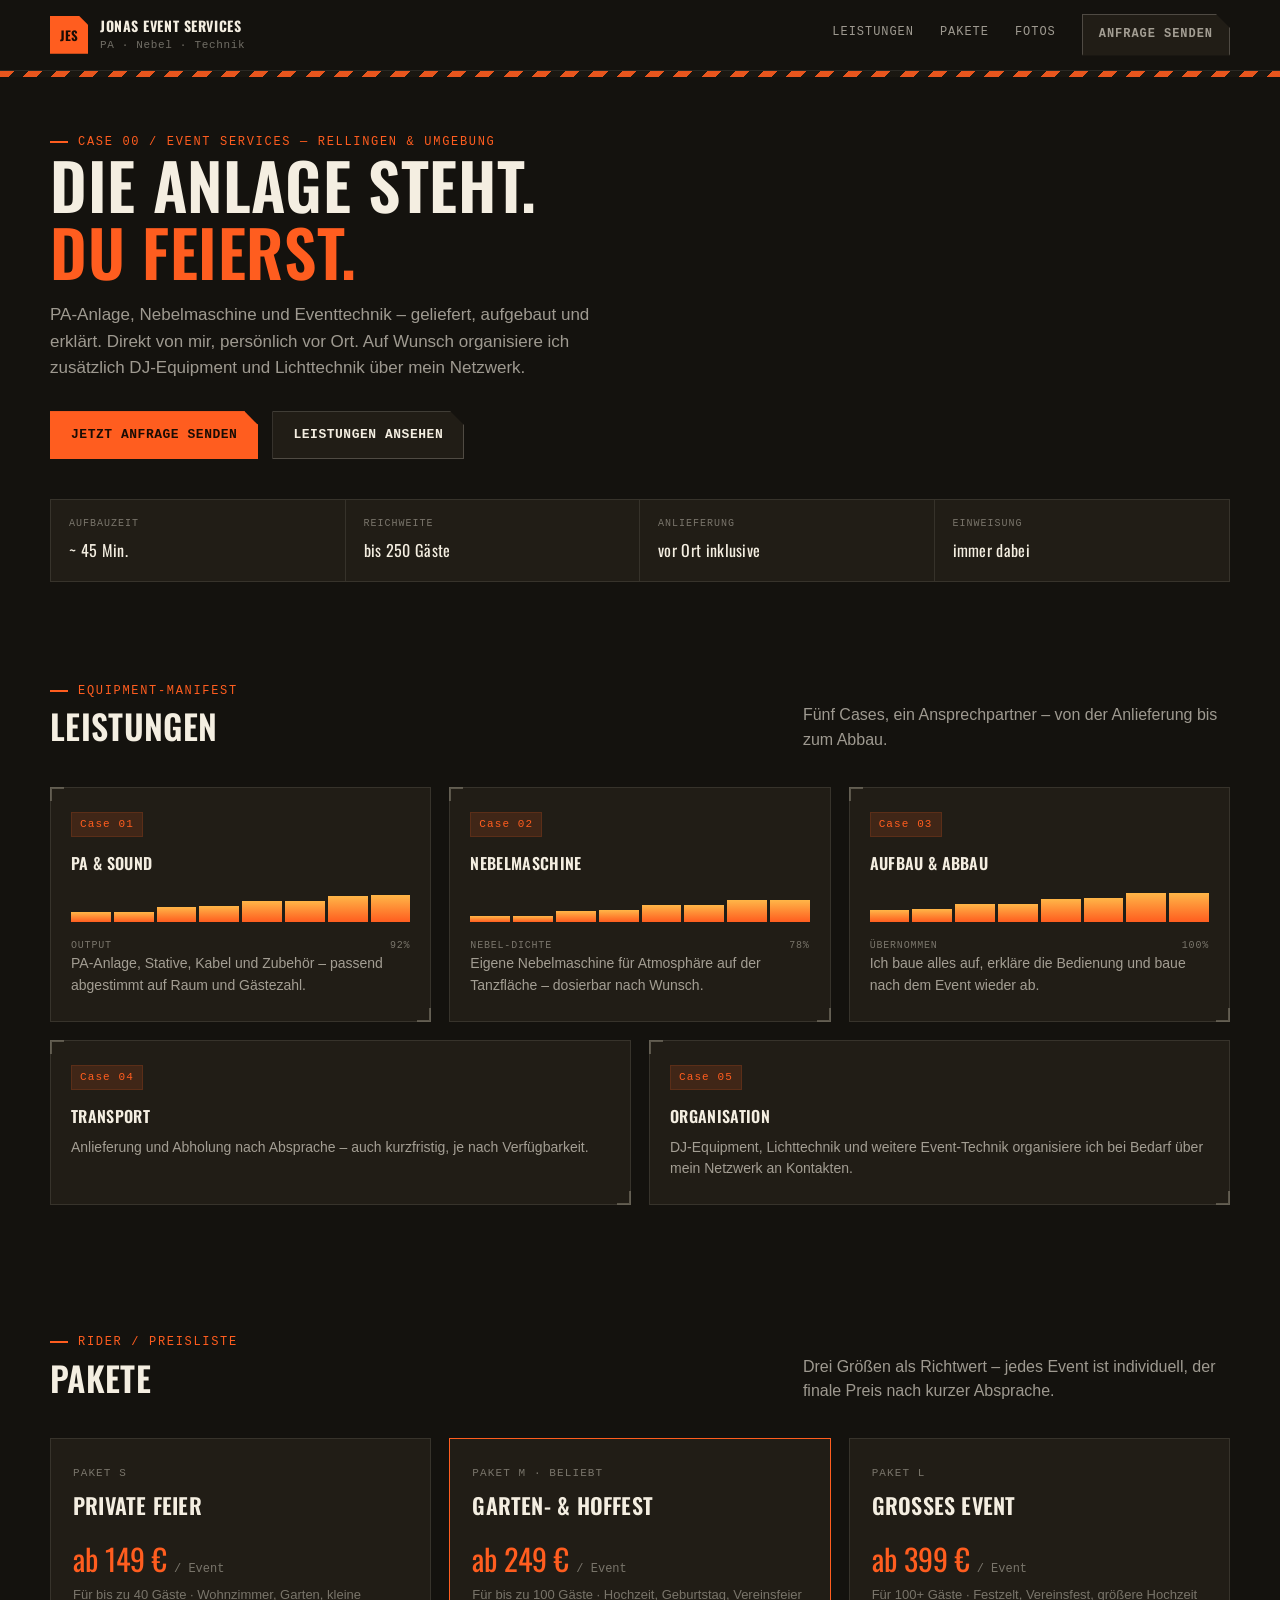
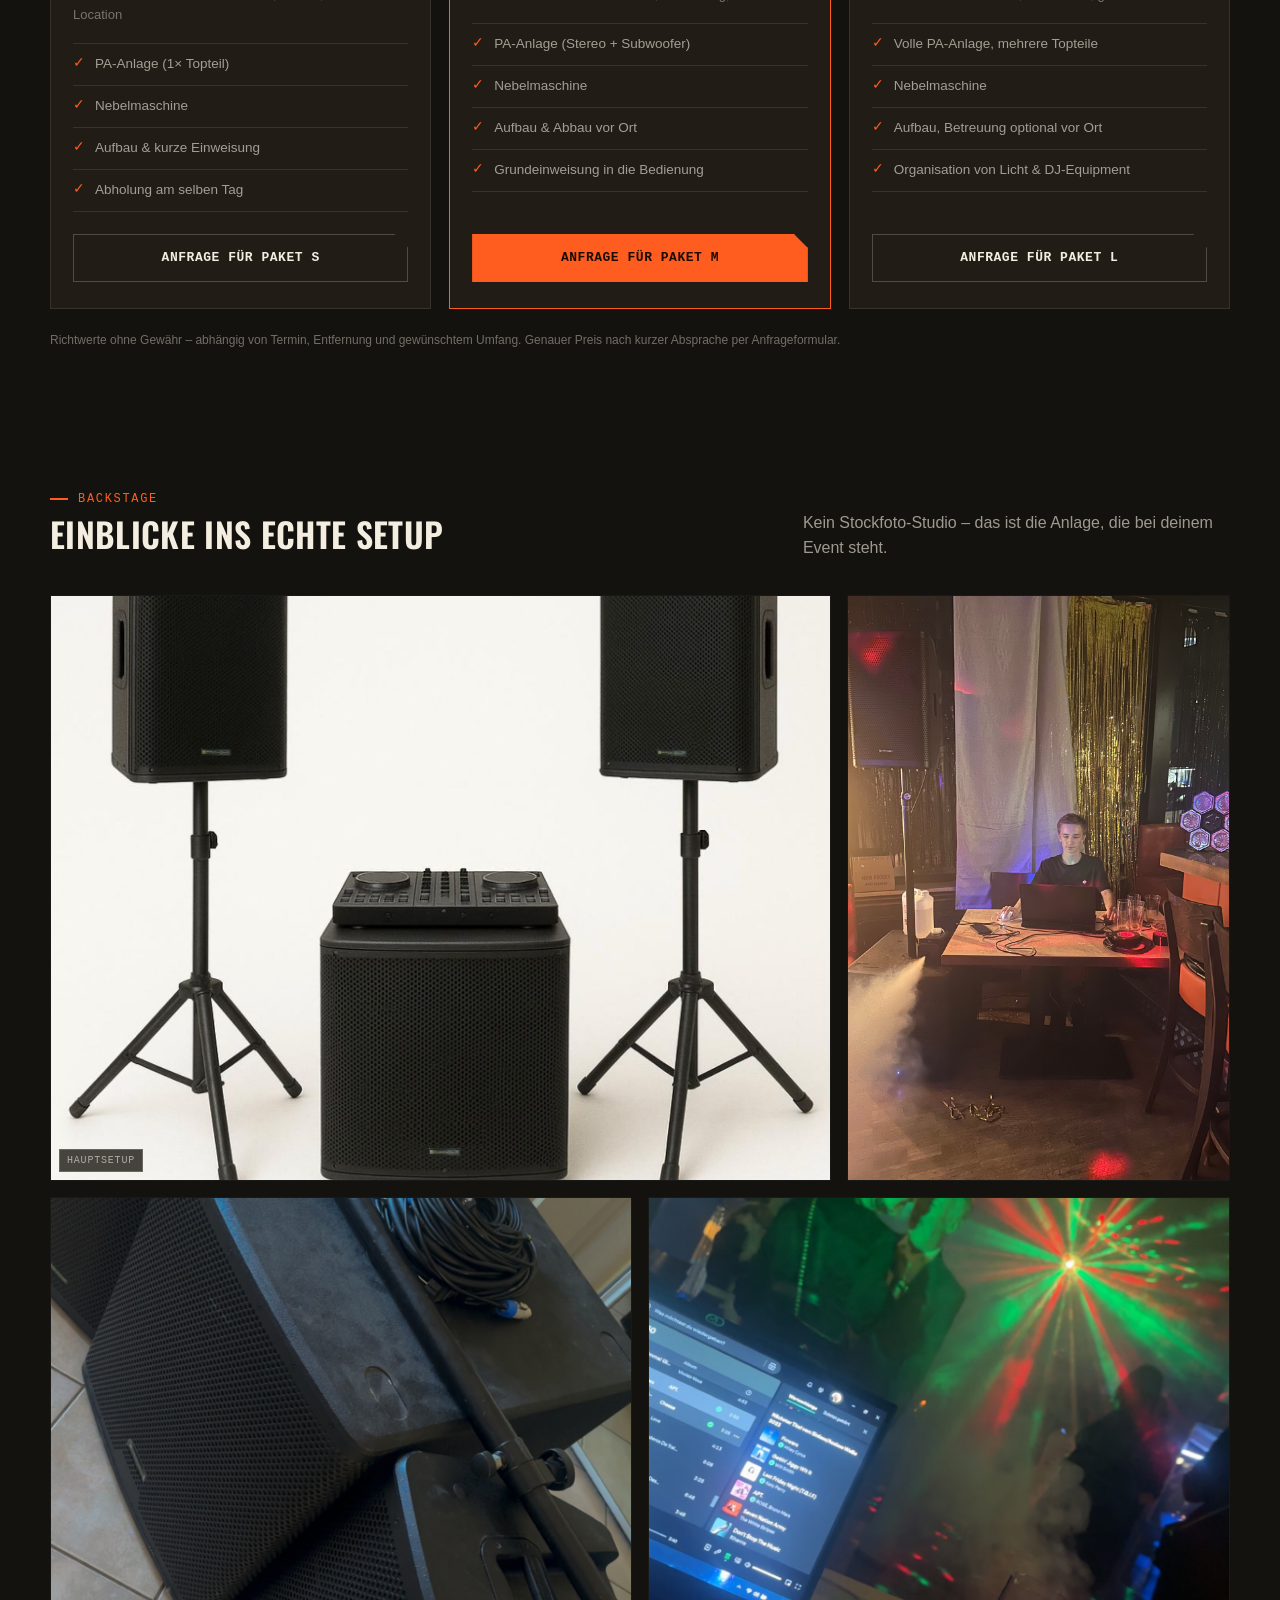
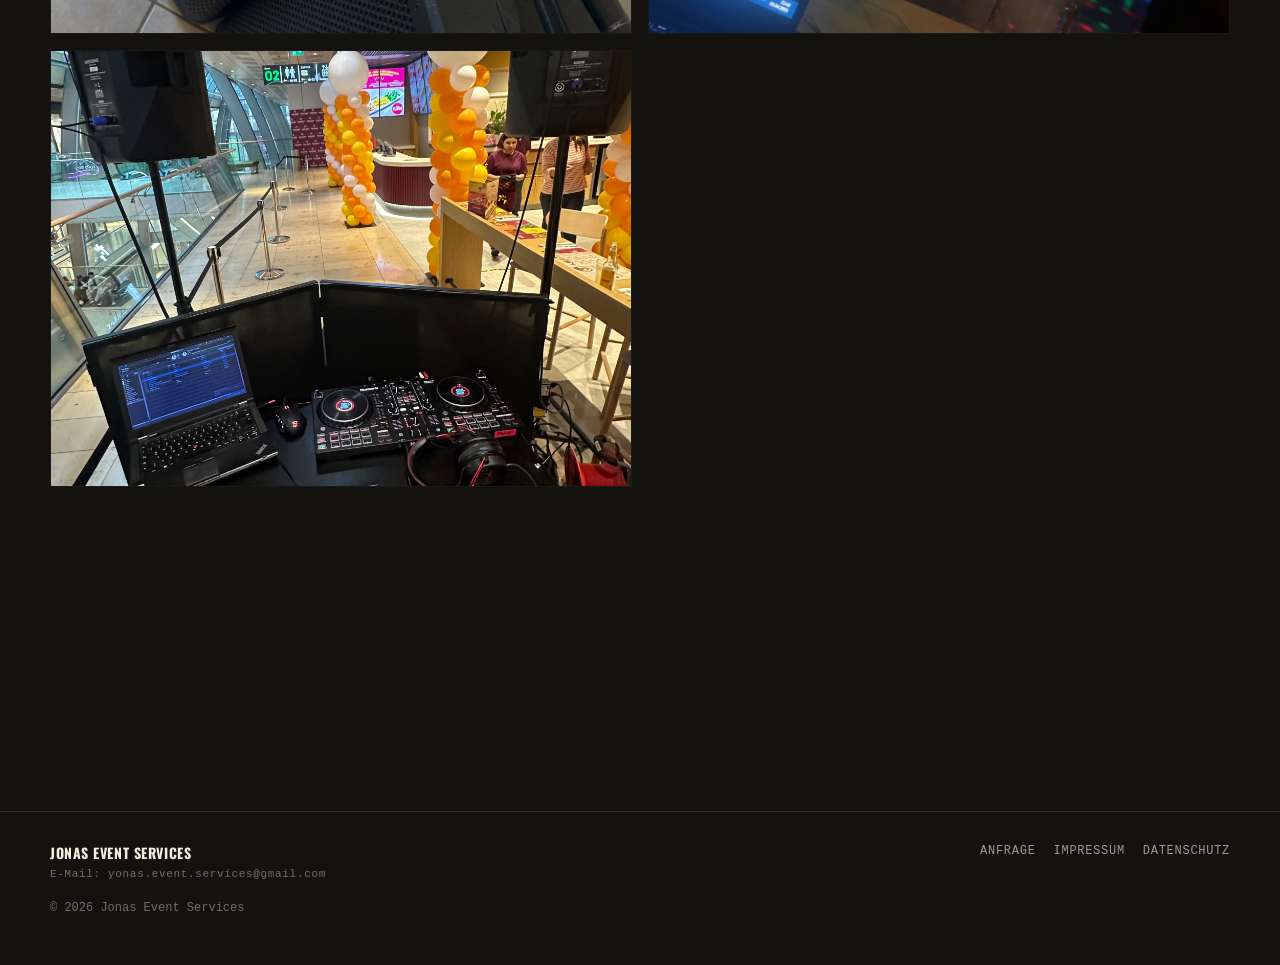
<file: index.html>
<!doctype html>
<html lang="de">
<head>
<meta charset="utf-8" />
<script>document.documentElement.className+=' js';</script>
<meta name="viewport" content="width=device-width, initial-scale=1" />
<title>Jonas Event Services – PA-Anlage, Nebelmaschine & Eventtechnik</title>
<meta name="description" content="PA-Anlage, Nebelmaschine und Eventtechnik für dein Event in und um Rellingen/Hamburg. Aufbau, Einweisung und Abbau direkt vor Ort." />

<link rel="preconnect" href="https://fonts.googleapis.com">
<link rel="preconnect" href="https://fonts.gstatic.com" crossorigin>
<link href="https://fonts.googleapis.com/css2?family=Oswald:wght@500;600;700&display=swap" rel="stylesheet">
<link rel="stylesheet" href="styles.css">

<!-- Plausible Analytics -->
<script defer src="https://plausible.io/js/pa-WQyN64T12TYpr5uxvNVIp.js"></script>
</head>
<body>

<div class="topbar">
  <div class="container topbar-inner">
    <a class="brand" href="index.html">
      <div class="brand-mark">JES</div>
      <div class="brand-text">
        <strong>Jonas Event Services</strong>
        <span>PA · Nebel · Technik</span>
      </div>
    </a>
    <button class="nav-toggle" aria-label="Menü öffnen" aria-expanded="false"><span></span></button>
    <nav class="nav">
      <a href="#leistungen">Leistungen</a>
      <a href="#pakete">Pakete</a>
      <a href="#fotos">Fotos</a>
      <a class="btn" href="anfrage.html">Anfrage senden</a>
    </nav>
  </div>
</div>
<div class="hazard"></div>

<main>

  <!-- Hero -->
  <section class="hero">
    <div class="container">
      <div class="eyebrow">Case 00 / Event Services — Rellingen &amp; Umgebung</div>
      <h1>Die Anlage steht.<br><span class="accent">Du feierst.</span></h1>
      <p class="lede">
        PA-Anlage, Nebelmaschine und Eventtechnik – geliefert, aufgebaut und erklärt.
        Direkt von mir, persönlich vor Ort. Auf Wunsch organisiere ich zusätzlich
        DJ-Equipment und Lichttechnik über mein Netzwerk.
      </p>
      <div class="hero-actions">
        <a class="btn btn-primary" href="anfrage.html">Jetzt Anfrage senden</a>
        <a class="btn" href="#leistungen">Leistungen ansehen</a>
      </div>

      <div class="specstrip reveal">
        <div><span class="k mono">Aufbauzeit</span><span class="v">~ 45 Min.</span></div>
        <div><span class="k mono">Reichweite</span><span class="v">bis 250 Gäste</span></div>
        <div><span class="k mono">Anlieferung</span><span class="v">vor Ort inklusive</span></div>
        <div><span class="k mono">Einweisung</span><span class="v">immer dabei</span></div>
      </div>
    </div>
  </section>

  <!-- Leistungen -->
  <section id="leistungen">
    <div class="container">
      <div class="section-head reveal">
        <div>
          <div class="eyebrow">Equipment-Manifest</div>
          <h2>Leistungen</h2>
        </div>
        <p class="lede">Fünf Cases, ein Ansprechpartner – von der Anlieferung bis zum Abbau.</p>
      </div>

      <div class="cases">
        <div class="case reveal">
          <span class="case-tag">Case 01</span>
          <h3>PA &amp; Sound</h3>
          <div class="meter" data-level="92"><span></span><span></span><span></span><span></span><span></span><span></span><span></span><span></span></div>
          <div class="meter-label"><span>Output</span><span>92%</span></div>
          <p>PA-Anlage, Stative, Kabel und Zubehör – passend abgestimmt auf Raum und Gästezahl.</p>
        </div>

        <div class="case reveal">
          <span class="case-tag">Case 02</span>
          <h3>Nebelmaschine</h3>
          <div class="meter" data-level="78"><span></span><span></span><span></span><span></span><span></span><span></span><span></span><span></span></div>
          <div class="meter-label"><span>Nebel-Dichte</span><span>78%</span></div>
          <p>Eigene Nebelmaschine für Atmosphäre auf der Tanzfläche – dosierbar nach Wunsch.</p>
        </div>

        <div class="case reveal">
          <span class="case-tag">Case 03</span>
          <h3>Aufbau &amp; Abbau</h3>
          <div class="meter" data-level="100"><span></span><span></span><span></span><span></span><span></span><span></span><span></span><span></span></div>
          <div class="meter-label"><span>Übernommen</span><span>100%</span></div>
          <p>Ich baue alles auf, erkläre die Bedienung und baue nach dem Event wieder ab.</p>
        </div>

        <div class="case span-6 reveal">
          <span class="case-tag">Case 04</span>
          <h3>Transport</h3>
          <p>Anlieferung und Abholung nach Absprache – auch kurzfristig, je nach Verfügbarkeit.</p>
        </div>

        <div class="case span-6 reveal">
          <span class="case-tag">Case 05</span>
          <h3>Organisation</h3>
          <p>DJ-Equipment, Lichttechnik und weitere Event-Technik organisiere ich bei Bedarf über mein Netzwerk an Kontakten.</p>
        </div>
      </div>
    </div>
  </section>

  <!-- Pakete -->
  <section id="pakete">
    <div class="container">
      <div class="section-head reveal">
        <div>
          <div class="eyebrow">Rider / Preisliste</div>
          <h2>Pakete</h2>
        </div>
        <p class="lede">Drei Größen als Richtwert – jedes Event ist individuell, der finale Preis nach kurzer Absprache.</p>
      </div>

      <div class="packages">
        <div class="package reveal">
          <div class="package-tag mono">Paket S</div>
          <h3>Private Feier</h3>
          <div class="price">ab 149&nbsp;€ <small>/ Event</small></div>
          <div class="for">Für bis zu 40 Gäste · Wohnzimmer, Garten, kleine Location</div>
          <ul class="rider">
            <li>PA-Anlage (1× Topteil)</li>
            <li>Nebelmaschine</li>
            <li>Aufbau &amp; kurze Einweisung</li>
            <li>Abholung am selben Tag</li>
          </ul>
          <a class="btn btn-block" href="anfrage.html">Anfrage für Paket S</a>
        </div>

        <div class="package is-popular reveal">
          <div class="package-tag mono">Paket M · beliebt</div>
          <h3>Garten- &amp; Hoffest</h3>
          <div class="price">ab 249&nbsp;€ <small>/ Event</small></div>
          <div class="for">Für bis zu 100 Gäste · Hochzeit, Geburtstag, Vereinsfeier</div>
          <ul class="rider">
            <li>PA-Anlage (Stereo + Subwoofer)</li>
            <li>Nebelmaschine</li>
            <li>Aufbau &amp; Abbau vor Ort</li>
            <li>Grundeinweisung in die Bedienung</li>
          </ul>
          <a class="btn btn-primary btn-block" href="anfrage.html">Anfrage für Paket M</a>
        </div>

        <div class="package reveal">
          <div class="package-tag mono">Paket L</div>
          <h3>Großes Event</h3>
          <div class="price">ab 399&nbsp;€ <small>/ Event</small></div>
          <div class="for">Für 100+ Gäste · Festzelt, Vereinsfest, größere Hochzeit</div>
          <ul class="rider">
            <li>Volle PA-Anlage, mehrere Topteile</li>
            <li>Nebelmaschine</li>
            <li>Aufbau, Betreuung optional vor Ort</li>
            <li>Organisation von Licht &amp; DJ-Equipment</li>
          </ul>
          <a class="btn btn-block" href="anfrage.html">Anfrage für Paket L</a>
        </div>
      </div>
      <p class="price-note">Richtwerte ohne Gewähr – abhängig von Termin, Entfernung und gewünschtem Umfang. Genauer Preis nach kurzer Absprache per Anfrageformular.</p>
    </div>
  </section>

  <!-- Fotos -->
  <section id="fotos">
    <div class="container">
      <div class="section-head reveal">
        <div>
          <div class="eyebrow">Backstage</div>
          <h2>Einblicke ins echte Setup</h2>
        </div>
        <p class="lede">Kein Stockfoto-Studio – das ist die Anlage, die bei deinem Event steht.</p>
      </div>

      <div class="gallery reveal">
        <div class="shot wide">
          <img src="mainfoto.jpeg" alt="PA-Hauptsetup im Einsatz" loading="lazy" width="800" height="600">
          <span class="shot-tag">Hauptsetup</span>
        </div>
        <div class="shot tall">
          <img src="IMG_0864.jpeg" alt="Eventtechnik Aufbau" loading="lazy" width="400" height="600">
        </div>
        <div class="shot half">
          <img src="IMG_0818.jpeg" alt="PA-Anlage Detail" loading="lazy" width="400" height="300">
        </div>
        <div class="shot half">
          <img src="IMG_0853.jpeg" alt="Technik vor Ort" loading="lazy" width="400" height="300">
        </div>
        <div class="shot half">
          <img src="IMG_2307.jpeg" alt="Setup bei einem Event" loading="lazy" width="400" height="300">
        </div>
      </div>
    </div>
  </section>

  <!-- CTA -->
  <section>
    <div class="container">
      <div class="cta reveal">
        <div>
          <h3>Datum schon fix?</h3>
          <p>Schick mir kurz dein Event-Datum, Ort und ungefähre Gästezahl – den Rest klären wir zusammen.</p>
        </div>
        <a class="btn btn-primary" href="anfrage.html">Jetzt Anfrage senden</a>
      </div>
    </div>
  </section>

</main>

<footer>
  <div class="container footer-inner">
    <div class="brand-text">
      <strong>Jonas Event Services</strong>
      <span>E-Mail: yonas.event.services@gmail.com</span>
    </div>
    <div class="footlinks">
      <a href="anfrage.html">Anfrage</a>
      <a href="impressum.html">Impressum</a>
      <a href="datenschutz.html">Datenschutz</a>
    </div>
  </div>
  <div class="container copyright">© 2026 Jonas Event Services</div>
</footer>

<script src="script.js"></script>
</body>
</html>
</file>
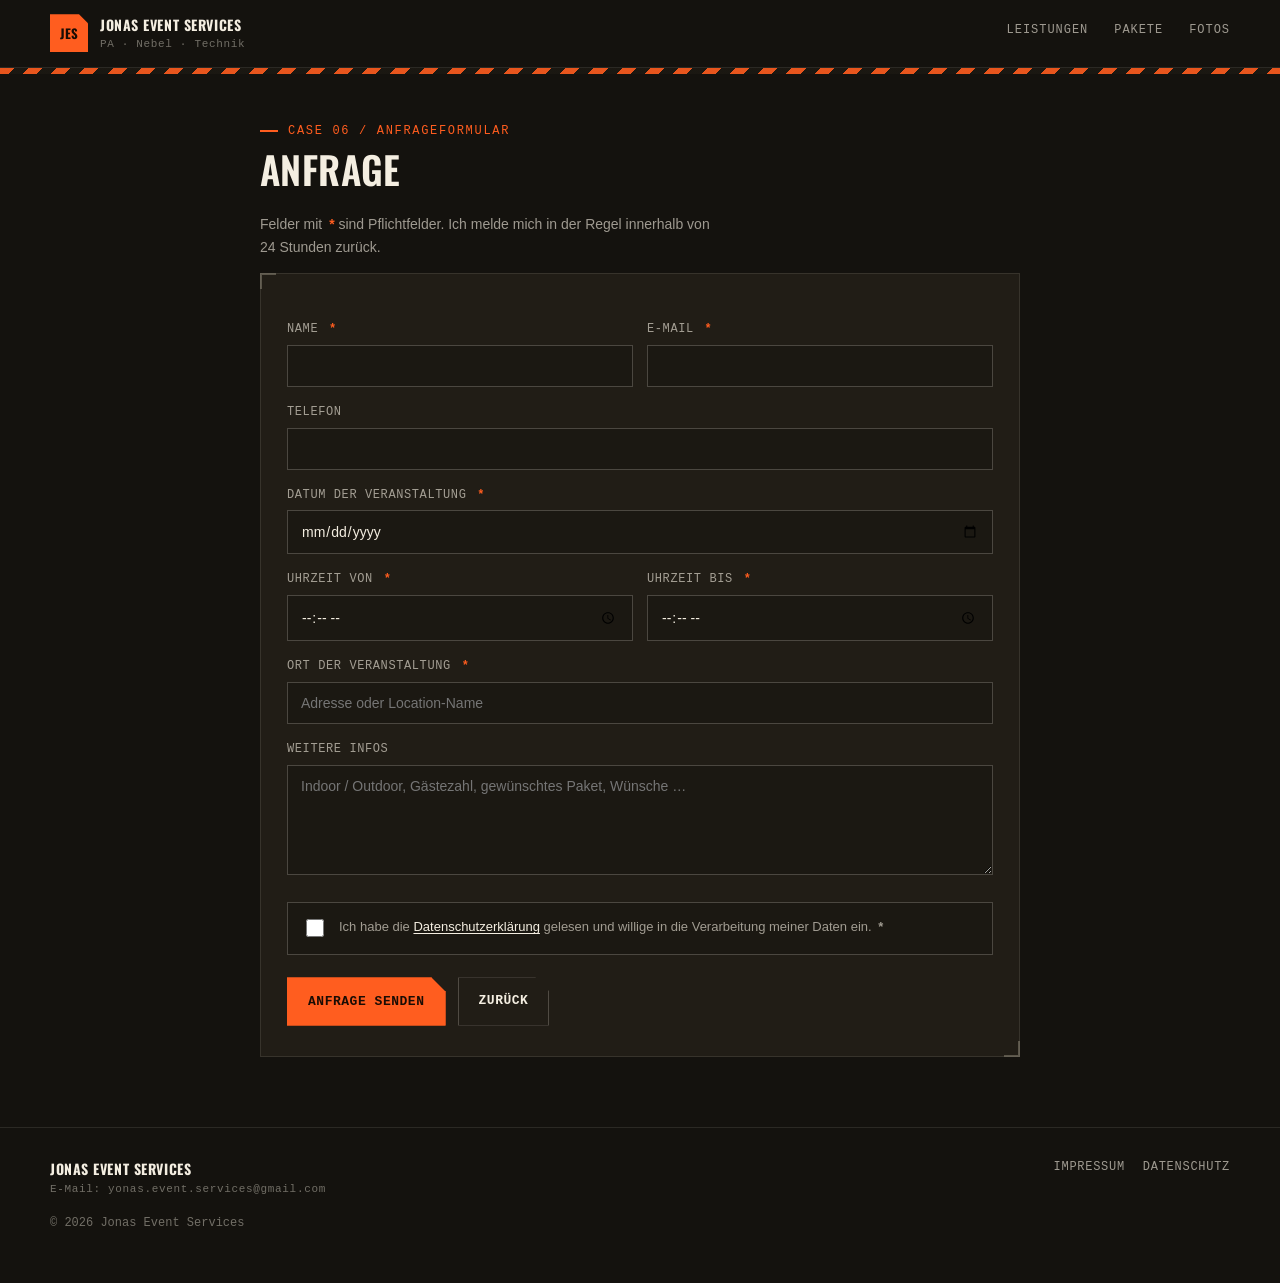
<file: anfrage.html>
<!doctype html>
<html lang="de">
<head>
<meta charset="utf-8" />
<meta name="viewport" content="width=device-width, initial-scale=1" />
<title>Anfrage – Jonas Event Services</title>
<meta name="description" content="Anfrage für PA-Anlage, Nebelmaschine und Eventtechnik bei deinem Event." />

<link rel="preconnect" href="https://fonts.googleapis.com">
<link rel="preconnect" href="https://fonts.gstatic.com" crossorigin>
<link href="https://fonts.googleapis.com/css2?family=Oswald:wght@500;600;700&display=swap" rel="stylesheet">
<link rel="stylesheet" href="styles.css">

<script defer src="https://plausible.io/js/pa-WQyN64T12TYpr5uxvNVIp.js"></script>
</head>
<body>

<div class="topbar">
  <div class="container topbar-inner">
    <a class="brand" href="index.html">
      <div class="brand-mark">JES</div>
      <div class="brand-text">
        <strong>Jonas Event Services</strong>
        <span>PA · Nebel · Technik</span>
      </div>
    </a>
    <nav class="nav">
      <a href="index.html#leistungen">Leistungen</a>
      <a href="index.html#pakete">Pakete</a>
      <a href="index.html#fotos">Fotos</a>
    </nav>
  </div>
</div>
<div class="hazard"></div>

<div class="page">
  <div class="container narrow">
    <div class="eyebrow">Case 06 / Anfrageformular</div>
    <h1>Anfrage</h1>
    <p class="lede">Felder mit <span class="req">*</span> sind Pflichtfelder. Ich melde mich in der Regel innerhalb von 24&nbsp;Stunden zurück.</p>

    <div class="card">
      <form method="POST" action="https://formspree.io/f/mrbndkkw">
        <input type="hidden" name="_subject" value="Neue Event-Anfrage" />
        <input type="hidden" name="_redirect" value="success.html" />

        <div class="row2">
          <div class="field">
            <label for="name">Name <span class="req">*</span></label>
            <input id="name" name="Name" required>
          </div>
          <div class="field">
            <label for="email">E-Mail <span class="req">*</span></label>
            <input id="email" name="E-Mail" type="email" required>
          </div>
        </div>

        <div class="field">
          <label for="phone">Telefon</label>
          <input id="phone" name="Telefon">
        </div>

        <div class="field">
          <label for="date">Datum der Veranstaltung <span class="req">*</span></label>
          <input id="date" name="Datum" type="date" required>
        </div>

        <div class="row2">
          <div class="field">
            <label for="von">Uhrzeit von <span class="req">*</span></label>
            <input id="von" name="Uhrzeit von" type="time" required>
          </div>
          <div class="field">
            <label for="bis">Uhrzeit bis <span class="req">*</span></label>
            <input id="bis" name="Uhrzeit bis" type="time" required>
          </div>
        </div>

        <div class="field">
          <label for="ort">Ort der Veranstaltung <span class="req">*</span></label>
          <input id="ort" name="Ort der Veranstaltung" required placeholder="Adresse oder Location-Name">
        </div>

        <div class="field">
          <label for="info">Weitere Infos</label>
          <textarea id="info" name="Nachricht" placeholder="Indoor / Outdoor, Gästezahl, gewünschtes Paket, Wünsche …"></textarea>
        </div>

        <label class="consent">
          <input type="checkbox" required>
          <span>
            Ich habe die <a href="datenschutz.html" target="_blank" rel="noopener">Datenschutzerklärung</a> gelesen
            und willige in die Verarbeitung meiner Daten ein. <span class="req">*</span>
          </span>
        </label>

        <div class="form-actions">
          <button type="submit" class="btn btn-primary">Anfrage senden</button>
          <a class="btn" href="index.html">Zurück</a>
        </div>
      </form>
    </div>
  </div>
</div>

<footer>
  <div class="container footer-inner">
    <div class="brand-text">
      <strong>Jonas Event Services</strong>
      <span>E-Mail: yonas.event.services@gmail.com</span>
    </div>
    <div class="footlinks">
      <a href="impressum.html">Impressum</a>
      <a href="datenschutz.html">Datenschutz</a>
    </div>
  </div>
  <div class="container copyright">© 2026 Jonas Event Services</div>
</footer>

<script src="script.js"></script>
</body>
</html>
</file>
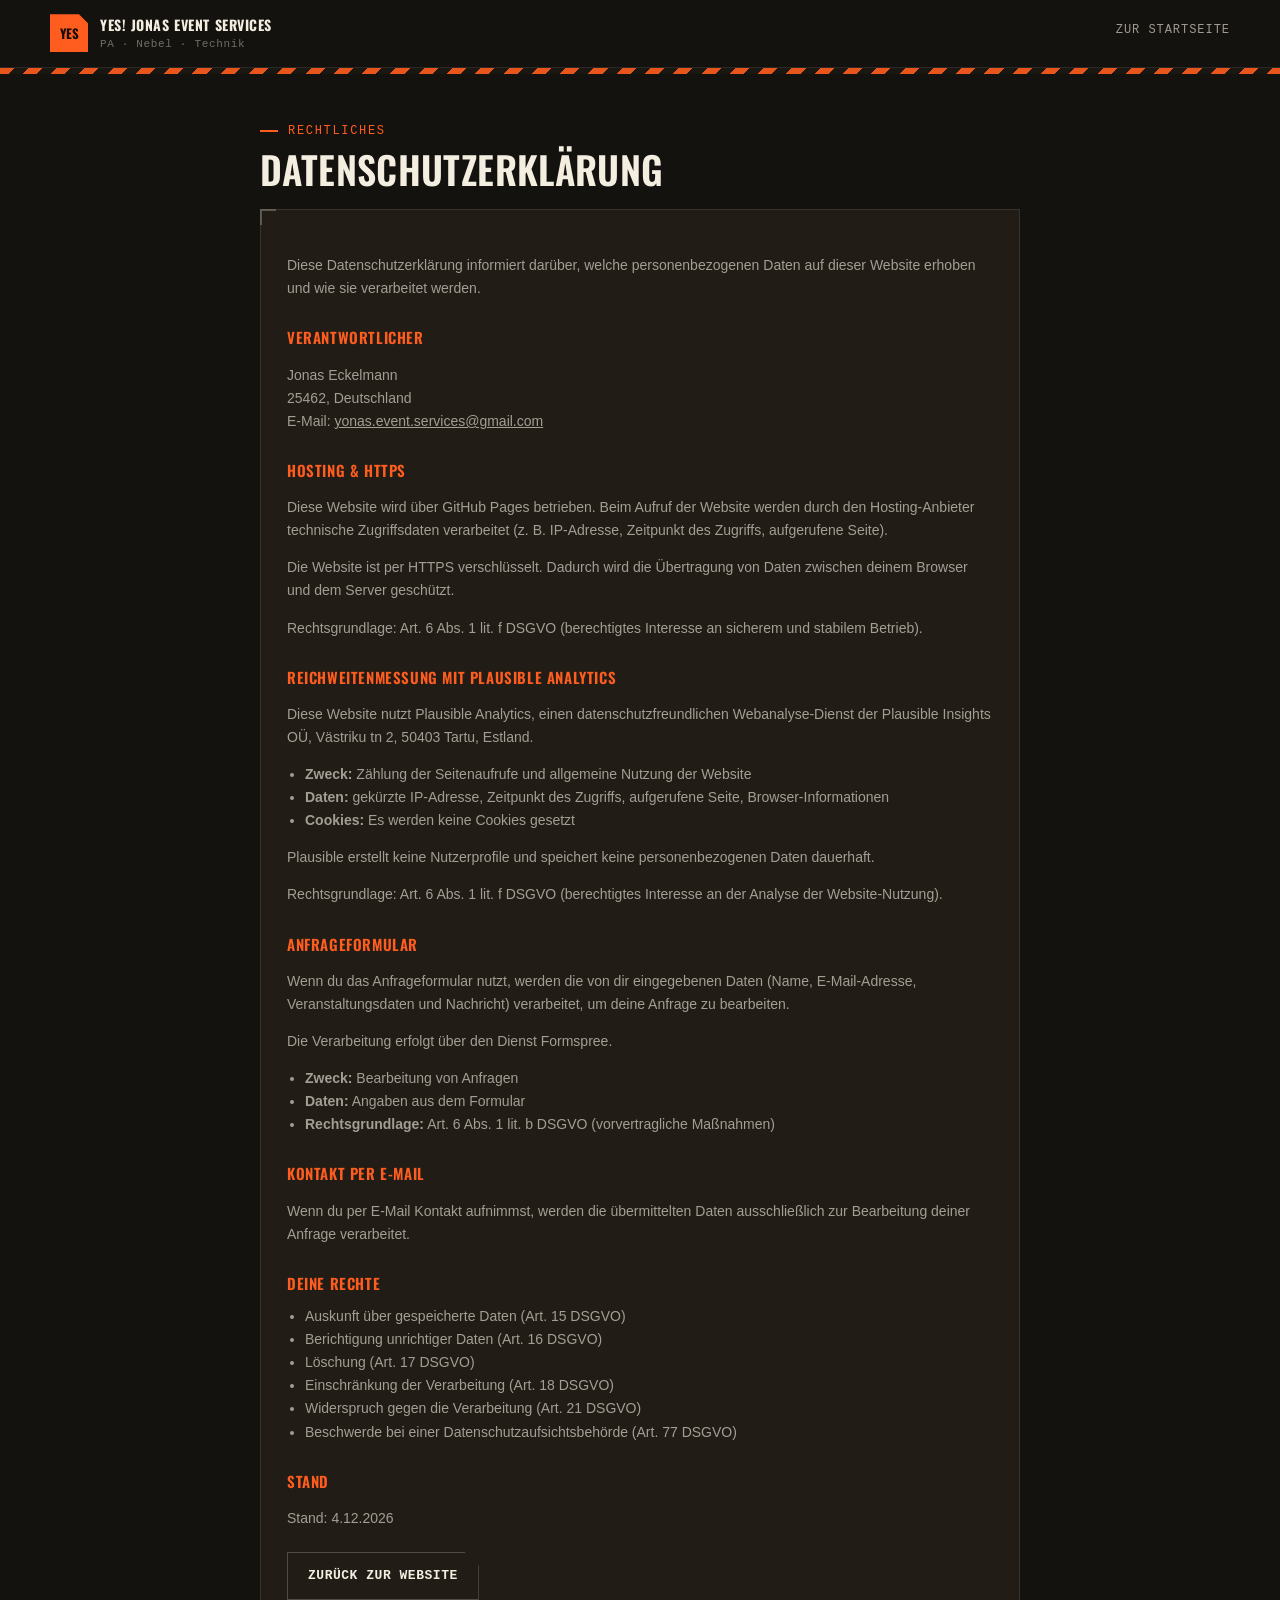
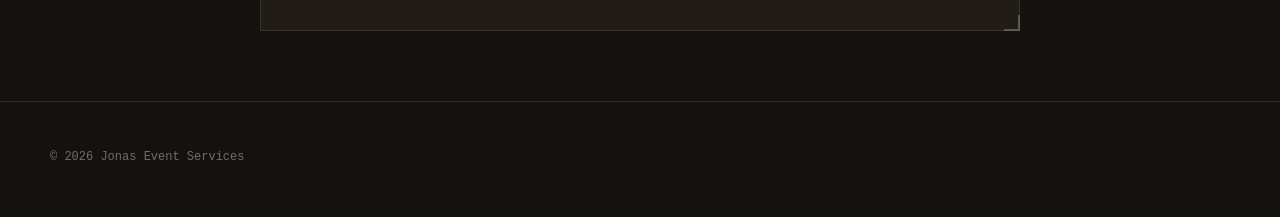
<file: datenschutz.html>
<!doctype html>
<html lang="de">
<head>
<meta charset="utf-8" />
<meta name="viewport" content="width=device-width, initial-scale=1" />
<title>Datenschutzerklärung – Jonas Event Services</title>
<meta name="description" content="Datenschutzerklärung für die Website von Jonas Event Services." />

<link rel="preconnect" href="https://fonts.googleapis.com">
<link rel="preconnect" href="https://fonts.gstatic.com" crossorigin>
<link href="https://fonts.googleapis.com/css2?family=Oswald:wght@500;600;700&display=swap" rel="stylesheet">
<link rel="stylesheet" href="styles.css">
</head>
<body>

<div class="topbar">
  <div class="container topbar-inner">
    <a class="brand" href="index.html">
      <div class="brand-mark">YES</div>
      <div class="brand-text">
        <strong>Yes! Jonas Event Services</strong>
        <span>PA · Nebel · Technik</span>
      </div>
    </a>
    <nav class="nav">
      <a href="index.html">Zur Startseite</a>
    </nav>
  </div>
</div>
<div class="hazard"></div>

<div class="page">
  <div class="container narrow">
    <div class="eyebrow">Rechtliches</div>
    <h1>Datenschutzerklärung</h1>

    <div class="card">
      <p>Diese Datenschutzerklärung informiert darüber, welche personenbezogenen Daten auf dieser Website erhoben und wie sie verarbeitet werden.</p>

      <h2>Verantwortlicher</h2>
      <p>
        Jonas Eckelmann<br>
        25462, Deutschland<br>
        E-Mail: <a href="mailto:yonas.event.services@gmail.com">yonas.event.services@gmail.com</a>
      </p>

      <h2>Hosting &amp; HTTPS</h2>
      <p>Diese Website wird über GitHub Pages betrieben. Beim Aufruf der Website werden durch den Hosting-Anbieter technische Zugriffsdaten verarbeitet (z.&nbsp;B. IP-Adresse, Zeitpunkt des Zugriffs, aufgerufene Seite).</p>
      <p>Die Website ist per HTTPS verschlüsselt. Dadurch wird die Übertragung von Daten zwischen deinem Browser und dem Server geschützt.</p>
      <p>Rechtsgrundlage: Art. 6 Abs. 1 lit. f DSGVO (berechtigtes Interesse an sicherem und stabilem Betrieb).</p>

      <h2>Reichweitenmessung mit Plausible Analytics</h2>
      <p>Diese Website nutzt Plausible Analytics, einen datenschutzfreundlichen Webanalyse-Dienst der Plausible Insights OÜ, Västriku tn 2, 50403 Tartu, Estland.</p>
      <ul>
        <li><strong>Zweck:</strong> Zählung der Seitenaufrufe und allgemeine Nutzung der Website</li>
        <li><strong>Daten:</strong> gekürzte IP-Adresse, Zeitpunkt des Zugriffs, aufgerufene Seite, Browser-Informationen</li>
        <li><strong>Cookies:</strong> Es werden keine Cookies gesetzt</li>
      </ul>
      <p>Plausible erstellt keine Nutzerprofile und speichert keine personenbezogenen Daten dauerhaft.</p>
      <p>Rechtsgrundlage: Art. 6 Abs. 1 lit. f DSGVO (berechtigtes Interesse an der Analyse der Website-Nutzung).</p>

      <h2>Anfrageformular</h2>
      <p>Wenn du das Anfrageformular nutzt, werden die von dir eingegebenen Daten (Name, E-Mail-Adresse, Veranstaltungsdaten und Nachricht) verarbeitet, um deine Anfrage zu bearbeiten.</p>
      <p>Die Verarbeitung erfolgt über den Dienst Formspree.</p>
      <ul>
        <li><strong>Zweck:</strong> Bearbeitung von Anfragen</li>
        <li><strong>Daten:</strong> Angaben aus dem Formular</li>
        <li><strong>Rechtsgrundlage:</strong> Art. 6 Abs. 1 lit. b DSGVO (vorvertragliche Maßnahmen)</li>
      </ul>

      <h2>Kontakt per E-Mail</h2>
      <p>Wenn du per E-Mail Kontakt aufnimmst, werden die übermittelten Daten ausschließlich zur Bearbeitung deiner Anfrage verarbeitet.</p>

      <h2>Deine Rechte</h2>
      <ul>
        <li>Auskunft über gespeicherte Daten (Art. 15 DSGVO)</li>
        <li>Berichtigung unrichtiger Daten (Art. 16 DSGVO)</li>
        <li>Löschung (Art. 17 DSGVO)</li>
        <li>Einschränkung der Verarbeitung (Art. 18 DSGVO)</li>
        <li>Widerspruch gegen die Verarbeitung (Art. 21 DSGVO)</li>
        <li>Beschwerde bei einer Datenschutzaufsichtsbehörde (Art. 77 DSGVO)</li>
      </ul>

      <h2>Stand</h2>
      <p>Stand: <span id="stand"></span></p>

      <div class="form-actions">
        <a class="btn" href="index.html">Zurück zur Website</a>
      </div>
    </div>
  </div>
</div>

<footer>
  <div class="container copyright">© <span id="year"></span> Jonas Event Services</div>
</footer>

<script>
  document.getElementById('stand').textContent = new Date().toLocaleDateString('de-DE');
  document.getElementById('year').textContent = new Date().getFullYear();
</script>
</body>
</html>
</file>
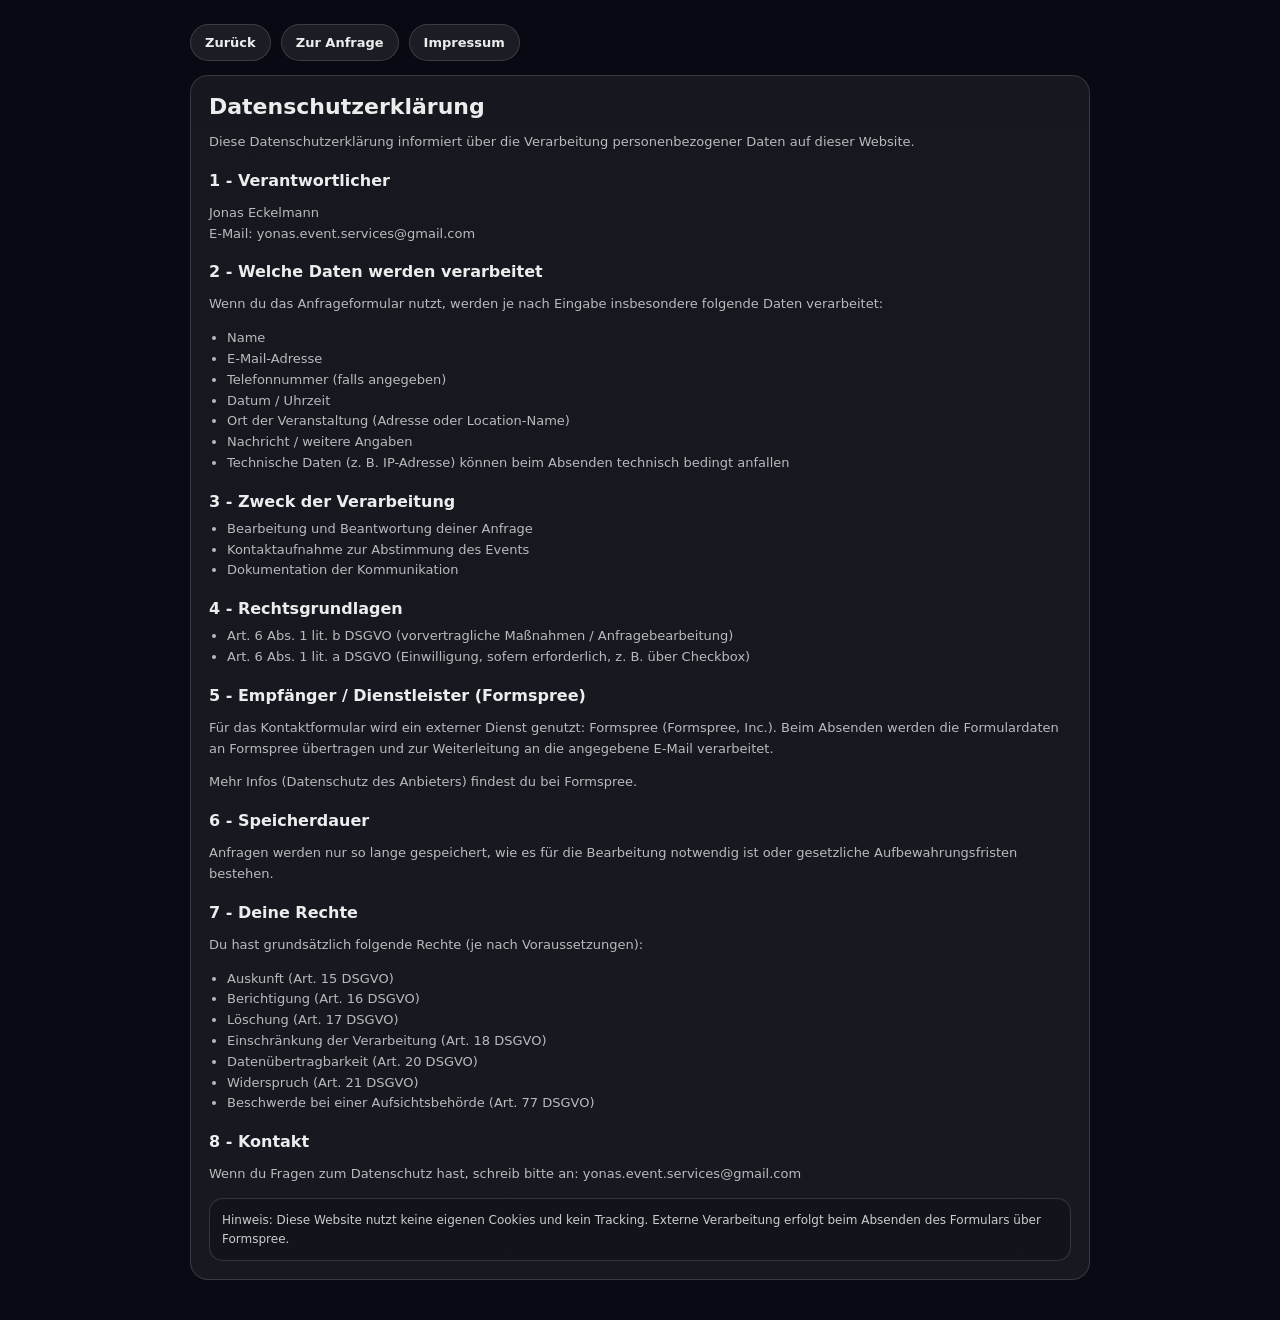
<file: Datenschutz.html>
<!doctype html>
<html lang="de">
<head>
  <meta charset="utf-8" />
  <meta name="viewport" content="width=device-width, initial-scale=1" />
  <title>Datenschutzerklärung – PA-Anlage Vermietung</title>

  <style>
    :root{
      --bg:#0b0f19;
      --card:rgba(255,255,255,.06);
      --line:rgba(255,255,255,.14);
      --text:rgba(255,255,255,.92);
      --muted:rgba(255,255,255,.70);
      --radius:18px;
      --max:900px;
    }
    *{box-sizing:border-box}
    body{
      margin:0;
      font-family:system-ui,-apple-system,Segoe UI,Roboto,Arial,sans-serif;
      background:linear-gradient(180deg,#070a12,#090b14);
      color:var(--text);
      min-height:100vh;
    }
    a{color:inherit}
    .container{
      width:min(var(--max), calc(100% - 32px));
      margin:0 auto;
      padding:24px 0 40px;
    }
    .card{
      background:var(--card);
      border:1px solid var(--line);
      border-radius:var(--radius);
      padding:18px;
    }
    h1{margin:0 0 10px; font-size:22px}
    h2{margin:18px 0 8px; font-size:16px}
    p, li{color:var(--muted); line-height:1.6; font-size:13px}
    ul{margin:8px 0 0; padding-left:18px}
    .top-actions{
      display:flex; gap:10px; flex-wrap:wrap;
      margin:0 0 14px;
    }
    .btn{
      display:inline-flex;
      border-radius:999px;
      padding:10px 14px;
      border:1px solid rgba(255,255,255,.14);
      background:rgba(255,255,255,.08);
      color:var(--text);
      text-decoration:none;
      font-weight:700;
      font-size:13px;
    }
    .hint{
      margin-top:12px;
      padding:12px;
      border-radius:14px;
      border:1px solid rgba(255,255,255,.14);
      background:rgba(0,0,0,.18);
      color:rgba(255,255,255,.78);
      font-size:12px;
      line-height:1.55;
    }
  </style>
</head>

<body>
  <div class="container">
    <div class="top-actions">
      <a class="btn" href="index.html">Zurück</a>
      <a class="btn" href="anfrage.html">Zur Anfrage</a>
      <a class="btn" href="impressum.html">Impressum</a>
    </div>

    <div class="card">
      <h1>Datenschutzerklärung</h1>

      <p>
        Diese Datenschutzerklärung informiert über die Verarbeitung personenbezogener Daten auf dieser Website.
      </p>

      <h2>1 - Verantwortlicher</h2>
      <p>
        Jonas Eckelmann<br>
        E-Mail: yonas.event.services@gmail.com
      </p>

      <h2>2 - Welche Daten werden verarbeitet</h2>
      <p>
        Wenn du das Anfrageformular nutzt, werden je nach Eingabe insbesondere folgende Daten verarbeitet:
      </p>
      <ul>
        <li>Name</li>
        <li>E-Mail-Adresse</li>
        <li>Telefonnummer (falls angegeben)</li>
        <li>Datum / Uhrzeit</li>
        <li>Ort der Veranstaltung (Adresse oder Location-Name)</li>
        <li>Nachricht / weitere Angaben</li>
        <li>Technische Daten (z. B. IP-Adresse) können beim Absenden technisch bedingt anfallen</li>
      </ul>

      <h2>3 - Zweck der Verarbeitung</h2>
      <ul>
        <li>Bearbeitung und Beantwortung deiner Anfrage</li>
        <li>Kontaktaufnahme zur Abstimmung des Events</li>
        <li>Dokumentation der Kommunikation</li>
      </ul>

      <h2>4 - Rechtsgrundlagen</h2>
      <ul>
        <li>Art. 6 Abs. 1 lit. b DSGVO (vorvertragliche Maßnahmen / Anfragebearbeitung)</li>
        <li>Art. 6 Abs. 1 lit. a DSGVO (Einwilligung, sofern erforderlich, z. B. über Checkbox)</li>
      </ul>

      <h2>5 - Empfänger / Dienstleister (Formspree)</h2>
      <p>
        Für das Kontaktformular wird ein externer Dienst genutzt:
        Formspree (Formspree, Inc.). Beim Absenden werden die Formulardaten an Formspree übertragen und zur
        Weiterleitung an die angegebene E-Mail verarbeitet.
      </p>
      <p>
        Mehr Infos (Datenschutz des Anbieters) findest du bei Formspree.
      </p>

      <h2>6 - Speicherdauer</h2>
      <p>
        Anfragen werden nur so lange gespeichert, wie es für die Bearbeitung notwendig ist oder gesetzliche
        Aufbewahrungsfristen bestehen.
      </p>

      <h2>7 - Deine Rechte</h2>
      <p>Du hast grundsätzlich folgende Rechte (je nach Voraussetzungen):</p>
      <ul>
        <li>Auskunft (Art. 15 DSGVO)</li>
        <li>Berichtigung (Art. 16 DSGVO)</li>
        <li>Löschung (Art. 17 DSGVO)</li>
        <li>Einschränkung der Verarbeitung (Art. 18 DSGVO)</li>
        <li>Datenübertragbarkeit (Art. 20 DSGVO)</li>
        <li>Widerspruch (Art. 21 DSGVO)</li>
        <li>Beschwerde bei einer Aufsichtsbehörde (Art. 77 DSGVO)</li>
      </ul>

      <h2>8 - Kontakt</h2>
      <p>
        Wenn du Fragen zum Datenschutz hast, schreib bitte an: yonas.event.services@gmail.com
      </p>

      <div class="hint">
        Hinweis: Diese Website nutzt keine eigenen Cookies und kein Tracking. Externe Verarbeitung erfolgt
        beim Absenden des Formulars über Formspree.
      </div>
    </div>
  </div>
</body>
</html>
</file>
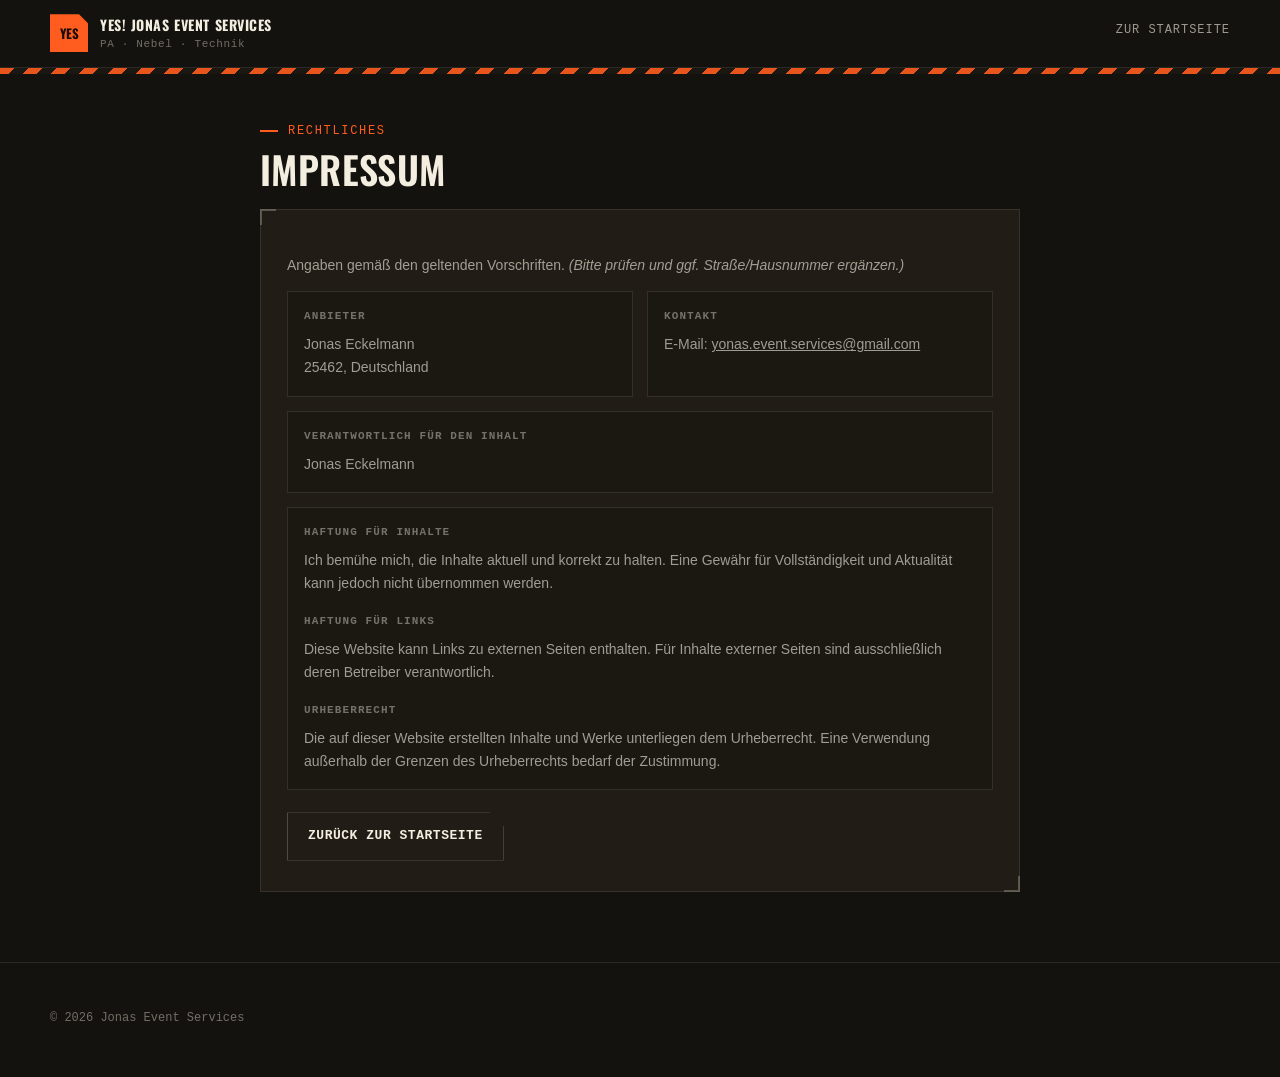
<file: impressum.html>
<!doctype html>
<html lang="de">
<head>
<meta charset="utf-8" />
<meta name="viewport" content="width=device-width, initial-scale=1" />
<title>Impressum – Jonas Event Services</title>

<link rel="preconnect" href="https://fonts.googleapis.com">
<link rel="preconnect" href="https://fonts.gstatic.com" crossorigin>
<link href="https://fonts.googleapis.com/css2?family=Oswald:wght@500;600;700&display=swap" rel="stylesheet">
<link rel="stylesheet" href="styles.css">
</head>
<body>

<div class="topbar">
  <div class="container topbar-inner">
    <a class="brand" href="index.html">
      <div class="brand-mark">YES</div>
      <div class="brand-text">
        <strong>Yes! Jonas Event Services</strong>
        <span>PA · Nebel · Technik</span>
      </div>
    </a>
    <nav class="nav">
      <a href="index.html">Zur Startseite</a>
    </nav>
  </div>
</div>
<div class="hazard"></div>

<div class="page">
  <div class="container narrow">
    <div class="eyebrow">Rechtliches</div>
    <h1>Impressum</h1>

    <div class="card">
      <p>Angaben gemäß den geltenden Vorschriften. <em>(Bitte prüfen und ggf. Straße/Hausnummer ergänzen.)</em></p>

      <div class="boxgrid">
        <div class="box">
          <h3>Anbieter</h3>
          <p>Jonas Eckelmann<br>25462, Deutschland</p>
        </div>
        <div class="box">
          <h3>Kontakt</h3>
          <p>E-Mail: <a href="mailto:yonas.event.services@gmail.com">yonas.event.services@gmail.com</a></p>
        </div>
      </div>

      <div class="box" style="margin-top:14px">
        <h3>Verantwortlich für den Inhalt</h3>
        <p>Jonas Eckelmann</p>
      </div>

      <div class="box" style="margin-top:14px">
        <h3>Haftung für Inhalte</h3>
        <p>Ich bemühe mich, die Inhalte aktuell und korrekt zu halten. Eine Gewähr für Vollständigkeit und Aktualität kann jedoch nicht übernommen werden.</p>
        <h3 style="margin-top:18px">Haftung für Links</h3>
        <p>Diese Website kann Links zu externen Seiten enthalten. Für Inhalte externer Seiten sind ausschließlich deren Betreiber verantwortlich.</p>
        <h3 style="margin-top:18px">Urheberrecht</h3>
        <p>Die auf dieser Website erstellten Inhalte und Werke unterliegen dem Urheberrecht. Eine Verwendung außerhalb der Grenzen des Urheberrechts bedarf der Zustimmung.</p>
      </div>

      <div class="form-actions">
        <a class="btn" href="index.html">Zurück zur Startseite</a>
      </div>
    </div>
  </div>
</div>

<footer>
  <div class="container copyright">© 2026 Jonas Event Services</div>
</footer>
</body>
</html>
</file>
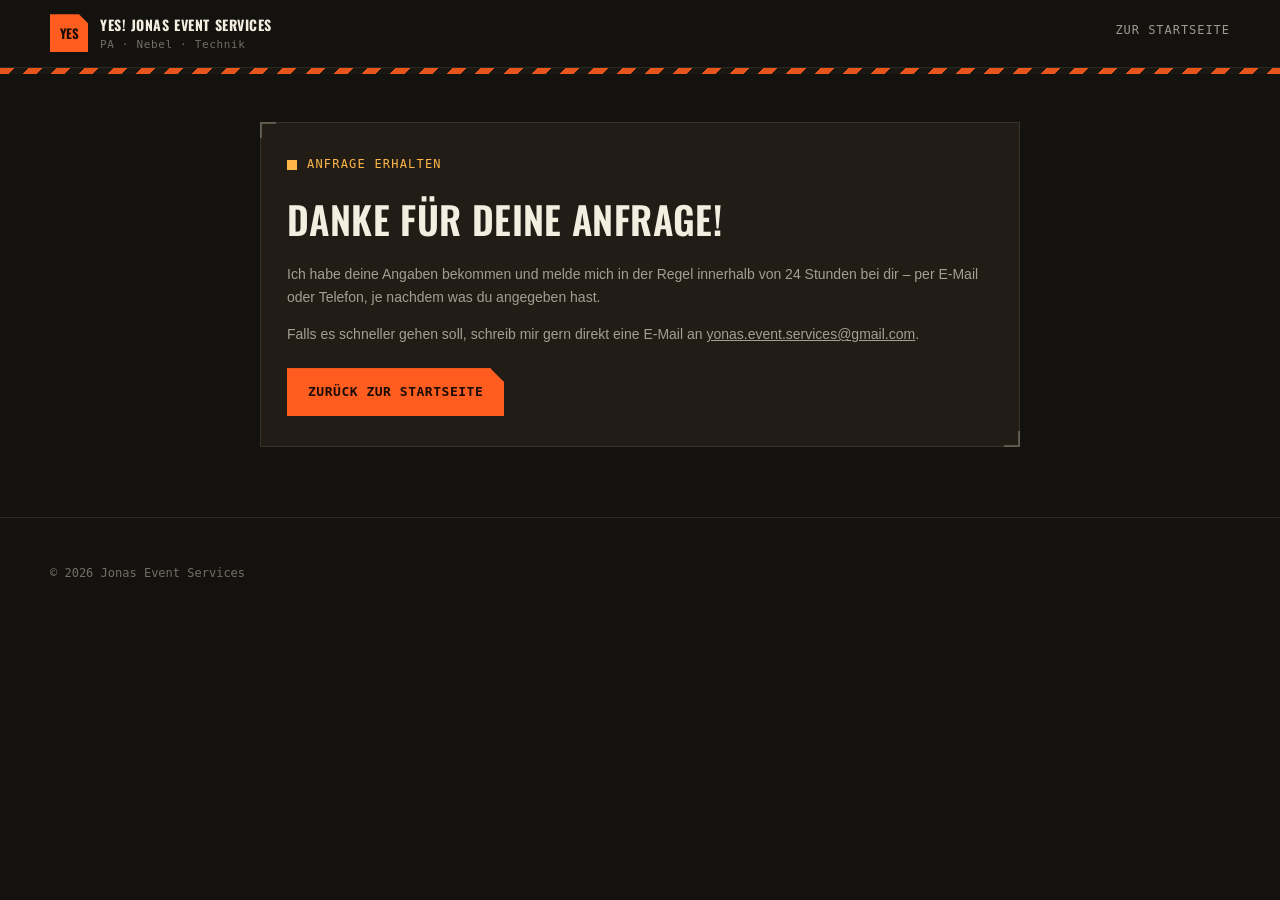
<file: success.html>
<!doctype html>
<html lang="de">
<head>
<meta charset="utf-8" />
<meta name="viewport" content="width=device-width, initial-scale=1" />
<title>Anfrage erhalten – Jonas Event Services</title>

<link rel="preconnect" href="https://fonts.googleapis.com">
<link rel="preconnect" href="https://fonts.gstatic.com" crossorigin>
<link href="https://fonts.googleapis.com/css2?family=Oswald:wght@500;600;700&display=swap" rel="stylesheet">
<link rel="stylesheet" href="styles.css">

<script defer src="https://plausible.io/js/pa-WQyN64T12TYpr5uxvNVIp.js"></script>
</head>
<body>

<div class="topbar">
  <div class="container topbar-inner">
    <a class="brand" href="index.html">
      <div class="brand-mark">YES</div>
      <div class="brand-text">
        <strong>Yes! Jonas Event Services</strong>
        <span>PA · Nebel · Technik</span>
      </div>
    </a>
    <nav class="nav">
      <a href="index.html">Zur Startseite</a>
    </nav>
  </div>
</div>
<div class="hazard"></div>

<div class="page">
  <div class="container narrow">
    <div class="card">
      <div class="success-mark">Anfrage erhalten</div>
      <h1>Danke für deine Anfrage!</h1>
      <p>Ich habe deine Angaben bekommen und melde mich in der Regel innerhalb von 24&nbsp;Stunden bei dir – per E-Mail oder Telefon, je nachdem was du angegeben hast.</p>
      <p>Falls es schneller gehen soll, schreib mir gern direkt eine E-Mail an
        <a href="mailto:yonas.event.services@gmail.com">yonas.event.services@gmail.com</a>.
      </p>
      <div class="form-actions">
        <a class="btn btn-primary" href="index.html">Zurück zur Startseite</a>
      </div>
    </div>
  </div>
</div>

<footer>
  <div class="container copyright">© 2026 Jonas Event Services</div>
</footer>
</body>
</html>
</file>
<file: styles.css>
/* =========================================================
   Jonas Event Services — Design System
   "Flightcase" aesthetic: numbered equipment cases, stencil
   type, level meters, hazard-stripe accents.
   ========================================================= */

:root{
  --ink:#14120e;
  --ink-soft:#1b1812;
  --panel:#211d16;
  --panel-2:#2a251c;
  --line:rgba(244,238,225,.10);
  --line-strong:rgba(244,238,225,.22);
  --paper:#f4eee1;
  --muted:rgba(244,238,225,.62);
  --muted-2:rgba(244,238,225,.42);
  --orange:#ff5d1f;
  --orange-soft:rgba(255,93,31,.14);
  --amber:#ffb648;
  --steel:#8a8474;
  --max:1180px;
  --gap:18px;
  --shadow:0 24px 60px rgba(0,0,0,.45);
}

*,*::before,*::after{box-sizing:border-box}
html{-webkit-text-size-adjust:100%}

body{
  margin:0;
  background:var(--ink);
  color:var(--paper);
  font-family:-apple-system,BlinkMacSystemFont,"Segoe UI",Roboto,Helvetica,Arial,sans-serif;
  font-size:16px;
  line-height:1.55;
  -webkit-font-smoothing:antialiased;
}

a{color:inherit}
img{max-width:100%;display:block}
button{font-family:inherit}

.container{
  width:min(var(--max), 100% - 40px);
  margin-inline:auto;
}

/* ---------- Typography ---------- */
h1,h2,h3,.display{
  font-family:"Oswald",-apple-system,Segoe UI,Roboto,sans-serif;
  font-weight:600;
  text-transform:uppercase;
  letter-spacing:.01em;
  margin:0;
}
.mono{
  font-family:ui-monospace,SFMono-Regular,"SF Mono",Menlo,Consolas,"Liberation Mono",monospace;
}
.eyebrow{
  font-family:ui-monospace,SFMono-Regular,Menlo,Consolas,monospace;
  font-size:12px;
  letter-spacing:.14em;
  text-transform:uppercase;
  color:var(--orange);
  display:flex;
  align-items:center;
  gap:10px;
}
.eyebrow::before{
  content:"";
  width:18px;height:2px;
  background:var(--orange);
  display:inline-block;
}
p{color:var(--muted)}
.lede{color:var(--muted); max-width:62ch}

/* ---------- Hazard stripe ---------- */
.hazard{
  height:6px;
  background:repeating-linear-gradient(135deg,
    var(--orange) 0 10px,
    var(--ink-soft) 10px 20px);
  opacity:.9;
}

/* ---------- Buttons ---------- */
.btn{
  display:inline-flex;
  align-items:center;
  gap:8px;
  padding:13px 20px;
  font-family:ui-monospace,SFMono-Regular,Menlo,Consolas,monospace;
  font-size:13px;
  font-weight:600;
  letter-spacing:.04em;
  text-transform:uppercase;
  text-decoration:none;
  border:1px solid var(--line-strong);
  background:var(--panel);
  color:var(--paper);
  cursor:pointer;
  clip-path:polygon(0 0,calc(100% - 14px) 0,100% 14px,100% 100%,0 100%);
  transition:transform .15s ease, border-color .15s ease, background .15s ease;
}
.btn:hover{border-color:var(--orange); transform:translateY(-1px)}
.btn:focus-visible{outline:2px solid var(--amber); outline-offset:2px}
.btn-primary{
  background:var(--orange);
  border-color:var(--orange);
  color:#1a0c04;
}
.btn-primary:hover{background:var(--amber); border-color:var(--amber)}
.btn-block{width:100%; justify-content:center}

/* ---------- Topbar ---------- */
.topbar{
  position:sticky; top:0; z-index:20;
  background:var(--ink);
  border-bottom:1px solid var(--line);
}
.topbar-inner{
  display:flex; align-items:center; justify-content:space-between;
  padding:14px 0;
  gap:16px;
}
.brand{display:flex; align-items:center; gap:12px; text-decoration:none}
.brand-mark{
  width:38px; height:38px;
  background:var(--orange);
  color:#1a0c04;
  display:flex; align-items:center; justify-content:center;
  font-family:"Oswald",sans-serif; font-weight:700; font-size:13px;
  clip-path:polygon(0 0,calc(100% - 9px) 0,100% 9px,100% 100%,0 100%);
}
.brand-text strong{
  display:block; font-family:"Oswald",sans-serif; font-size:14px;
  letter-spacing:.04em; text-transform:uppercase;
}
.brand-text span{
  display:block; font-size:11px; color:var(--muted-2);
  font-family:ui-monospace,monospace; letter-spacing:.06em;
}
.nav{display:flex; align-items:center; gap:26px}
.nav a{
  font-family:ui-monospace,monospace;
  font-size:12px; letter-spacing:.08em; text-transform:uppercase;
  text-decoration:none; color:var(--muted);
  padding-bottom:4px; border-bottom:2px solid transparent;
}
.nav a:hover{color:var(--paper); border-color:var(--orange)}
.nav .btn{padding:10px 16px; font-size:12px}
.nav-toggle{
  display:none;
  width:40px;height:40px;
  border:1px solid var(--line-strong);
  background:transparent;
  align-items:center; justify-content:center;
}
.nav-toggle span,.nav-toggle span::before,.nav-toggle span::after{
  content:"";display:block;width:18px;height:2px;background:var(--paper);
  position:relative; transition:.2s;
}
.nav-toggle span::before{position:absolute; top:-6px}
.nav-toggle span::after{position:absolute; top:6px}

/* ---------- Hero ---------- */
.hero{padding:56px 0 36px}
.hero h1{
  font-size:clamp(34px,6vw,64px);
  line-height:1.04;
  max-width:16ch;
}
.hero h1 .accent{color:var(--orange)}
.hero .lede{margin-top:18px; font-size:17px}
.hero-actions{display:flex; gap:14px; margin-top:30px; flex-wrap:wrap}

.specstrip{
  margin-top:40px;
  border:1px solid var(--line);
  background:var(--panel);
  display:grid;
  grid-template-columns:repeat(4,1fr);
}
.specstrip div{
  padding:16px 18px;
  border-right:1px solid var(--line);
}
.specstrip div:last-child{border-right:none}
.specstrip .k{
  display:block; font-family:ui-monospace,monospace; font-size:10px;
  letter-spacing:.1em; text-transform:uppercase; color:var(--muted-2);
  margin-bottom:6px;
}
.specstrip .v{
  font-family:"Oswald",sans-serif; font-size:16px; letter-spacing:.02em;
}
@media(max-width:760px){
  .specstrip{grid-template-columns:repeat(2,1fr)}
  .specstrip div{border-bottom:1px solid var(--line)}
}

/* ---------- Section shell ---------- */
section{padding:64px 0}
.section-head{
  display:flex; justify-content:space-between; align-items:flex-end;
  gap:20px; margin-bottom:34px; flex-wrap:wrap;
}
.section-head h2{font-size:clamp(24px,3.4vw,34px)}
.section-head .lede{margin:0; max-width:48ch}

/* ---------- Case cards (Leistungen) ---------- */
.cases{
  display:grid;
  grid-template-columns:repeat(12,1fr);
  gap:var(--gap);
}
.case{
  grid-column:span 4;
  position:relative;
  background:var(--panel);
  border:1px solid var(--line);
  padding:22px 20px 24px;
}
.case.span-6{grid-column:span 6}
.case::before,.case::after{
  content:"";
  position:absolute;
  width:14px;height:14px;
  border:2px solid var(--steel);
  opacity:.55;
}
.case::before{top:-1px;left:-1px;border-right:none;border-bottom:none}
.case::after{bottom:-1px;right:-1px;border-left:none;border-top:none}
.case-tag{
  display:inline-block;
  font-family:ui-monospace,monospace;
  font-size:11px; letter-spacing:.1em;
  color:var(--orange);
  border:1px solid var(--orange-soft);
  background:var(--orange-soft);
  padding:3px 8px;
  margin-bottom:14px;
}
.case h3{font-size:16px; margin-bottom:8px; letter-spacing:.02em}
.case p{font-size:14px; margin:0}

@media(max-width:900px){
  .case,.case.span-6{grid-column:span 12}
}

/* ---------- Level meter (decorative) ---------- */
.meter{display:flex; align-items:flex-end; gap:3px; height:30px; margin:16px 0}
.meter span{
  flex:1;
  background:var(--line-strong);
  height:30%;
  transition:height .6s ease, background .6s ease;
}
.meter.is-live span{background:linear-gradient(180deg,var(--amber),var(--orange))}
.meter-label{
  display:flex; justify-content:space-between;
  font-family:ui-monospace,monospace; font-size:10px;
  letter-spacing:.08em; text-transform:uppercase; color:var(--muted-2);
}

/* ---------- Packages / rider ---------- */
.packages{
  display:grid;
  grid-template-columns:repeat(3,1fr);
  gap:var(--gap);
}
@media(max-width:900px){.packages{grid-template-columns:1fr}}
.package{
  background:var(--panel);
  border:1px solid var(--line);
  padding:26px 22px;
  display:flex; flex-direction:column;
}
.package.is-popular{border-color:var(--orange)}
.package-tag{
  font-family:ui-monospace,monospace;
  font-size:11px; letter-spacing:.1em; text-transform:uppercase;
  color:var(--muted-2); margin-bottom:6px;
}
.package h3{font-size:22px; margin-bottom:4px}
.package .price{
  font-family:"Oswald",sans-serif; color:var(--orange);
  font-size:30px; margin:10px 0 2px;
}
.package .price small{
  font-family:ui-monospace,monospace; font-size:12px; color:var(--muted-2);
  text-transform:none; letter-spacing:0;
}
.package .for{font-size:13px; color:var(--muted-2); margin-bottom:18px}
.rider{
  list-style:none; margin:0 0 22px; padding:0;
  border-top:1px solid var(--line);
}
.rider li{
  display:flex; gap:10px; align-items:flex-start;
  font-size:13.5px; color:var(--muted);
  padding:10px 0;
  border-bottom:1px solid var(--line);
}
.rider li::before{
  content:"✓"; color:var(--orange); font-family:ui-monospace,monospace;
  flex:0 0 auto;
}
.package .btn{margin-top:auto}
.price-note{
  margin-top:22px; font-size:12px; color:var(--muted-2);
}

/* ---------- Gallery ---------- */
.gallery{
  display:grid;
  grid-template-columns:repeat(6,1fr);
  gap:16px;
}
.shot{
  position:relative;
  border:1px solid var(--line);
  background:#000;
  overflow:hidden;
}
.shot img{width:100%;height:100%;object-fit:cover;aspect-ratio:4/3}
.shot.wide{grid-column:span 4}
.shot.tall{grid-column:span 2}
.shot.half{grid-column:span 3}
.shot-tag{
  position:absolute; bottom:8px; left:8px;
  font-family:ui-monospace,monospace; font-size:10px;
  letter-spacing:.08em; text-transform:uppercase;
  background:rgba(20,18,14,.78); color:var(--muted);
  padding:3px 7px; border:1px solid var(--line-strong);
}
@media(max-width:760px){
  .gallery{grid-template-columns:repeat(2,1fr)}
  .shot.wide,.shot.tall,.shot.half{grid-column:span 2}
}

/* ---------- CTA banner ---------- */
.cta{
  border:1px solid var(--orange-soft);
  background:linear-gradient(135deg,var(--orange-soft),transparent 60%);
  padding:34px 28px;
  display:flex; justify-content:space-between; align-items:center;
  gap:20px; flex-wrap:wrap;
}
.cta h3{font-size:20px; margin-bottom:6px}
.cta p{margin:0}

/* ---------- Footer ---------- */
footer{border-top:1px solid var(--line); padding:30px 0 50px}
.footer-inner{
  display:flex; justify-content:space-between; flex-wrap:wrap; gap:18px;
}
.footer-inner .brand-text span{margin-top:2px}
.footlinks{display:flex; gap:18px; flex-wrap:wrap}
.footlinks a{
  font-family:ui-monospace,monospace; font-size:12px;
  letter-spacing:.06em; text-transform:uppercase;
  text-decoration:none; color:var(--muted);
}
.footlinks a:hover{color:var(--orange)}
.copyright{
  margin-top:16px; font-size:12px; color:var(--muted-2);
  font-family:ui-monospace,monospace;
}

/* ---------- Reveal-on-scroll ---------- */
.js .reveal{opacity:0; transform:translateY(14px); transition:opacity .5s ease, transform .5s ease}
.js .reveal.is-visible{opacity:1; transform:none}
@media(prefers-reduced-motion:reduce){
  .js .reveal{opacity:1; transform:none; transition:none}
  .meter span{transition:none}
}

/* ---------- Mobile nav ---------- */
@media(max-width:780px){
  .nav-toggle{display:flex}
  .nav{
    position:fixed; inset:62px 0 0 0; z-index:19;
    background:var(--ink); border-top:1px solid var(--line);
    flex-direction:column; align-items:flex-start;
    padding:24px 24px; gap:20px;
    transform:translateY(-12px);
    opacity:0; visibility:hidden;
    transition:opacity .2s ease, transform .2s ease, visibility .2s;
  }
  .nav.is-open{opacity:1; transform:none; visibility:visible}
  .nav a{font-size:14px}
}

/* =========================================================
   Simple "card" pages: Anfrage / Impressum / Datenschutz
   ========================================================= */
.page{padding:48px 0 70px}
.page .container.narrow{max-width:760px}
.card{
  background:var(--panel);
  border:1px solid var(--line);
  padding:30px 26px;
  position:relative;
}
.card::before,.card::after{
  content:""; position:absolute; width:16px;height:16px;
  border:2px solid var(--steel); opacity:.55;
}
.card::before{top:-1px;left:-1px;border-right:none;border-bottom:none}
.card::after{bottom:-1px;right:-1px;border-left:none;border-top:none}
.page h1{font-size:clamp(26px,4vw,38px); margin-bottom:10px}
.page h2{font-size:15px; margin:26px 0 10px; color:var(--orange); letter-spacing:.04em}
.page p,.page li{font-size:14px; color:var(--muted); line-height:1.65}
.page ul{padding-left:18px; margin:0 0 8px}
.req{color:var(--orange); margin-left:3px; font-weight:700}

.boxgrid{display:grid; grid-template-columns:1fr 1fr; gap:14px; margin-top:14px}
@media(max-width:700px){.boxgrid{grid-template-columns:1fr}}
.box{border:1px solid var(--line); background:var(--ink-soft); padding:16px}
.box h3{
  font-family:ui-monospace,monospace; font-size:11px; letter-spacing:.1em;
  text-transform:uppercase; color:var(--muted-2); margin:0 0 8px;
}
.box p{margin:0}

/* ---------- Form ---------- */
.field{margin-top:16px}
.field label{
  display:block; font-family:ui-monospace,monospace; font-size:12px;
  letter-spacing:.05em; text-transform:uppercase; color:var(--muted); margin-bottom:6px;
}
.field input, .field textarea{
  width:100%;
  padding:12px 13px;
  background:var(--ink-soft);
  border:1px solid var(--line-strong);
  color:var(--paper);
  font-size:14px;
  font-family:inherit;
}
.field input:focus, .field textarea:focus{outline:2px solid var(--orange); outline-offset:1px}
.field textarea{min-height:110px; resize:vertical}
.row2{display:grid; grid-template-columns:1fr 1fr; gap:14px}
@media(max-width:680px){.row2{grid-template-columns:1fr}}

.consent{
  margin-top:20px; padding:14px;
  border:1px solid var(--line-strong);
  background:var(--ink-soft);
  display:flex; gap:12px; align-items:flex-start;
}
.consent input{width:18px;height:18px; margin-top:2px; accent-color:var(--orange); flex:0 0 auto}
.consent span{font-size:13px; color:var(--muted); line-height:1.5}
.consent a{color:var(--paper); text-decoration:underline; text-underline-offset:2px}

.form-actions{display:flex; gap:12px; margin-top:22px; flex-wrap:wrap}

.success-mark{
  display:inline-flex; align-items:center; gap:10px;
  font-family:ui-monospace,monospace; font-size:12px; letter-spacing:.1em;
  text-transform:uppercase; color:var(--amber); margin-bottom:16px;
}
.success-mark::before{content:"";width:10px;height:10px;background:var(--amber); display:inline-block}
</file>
